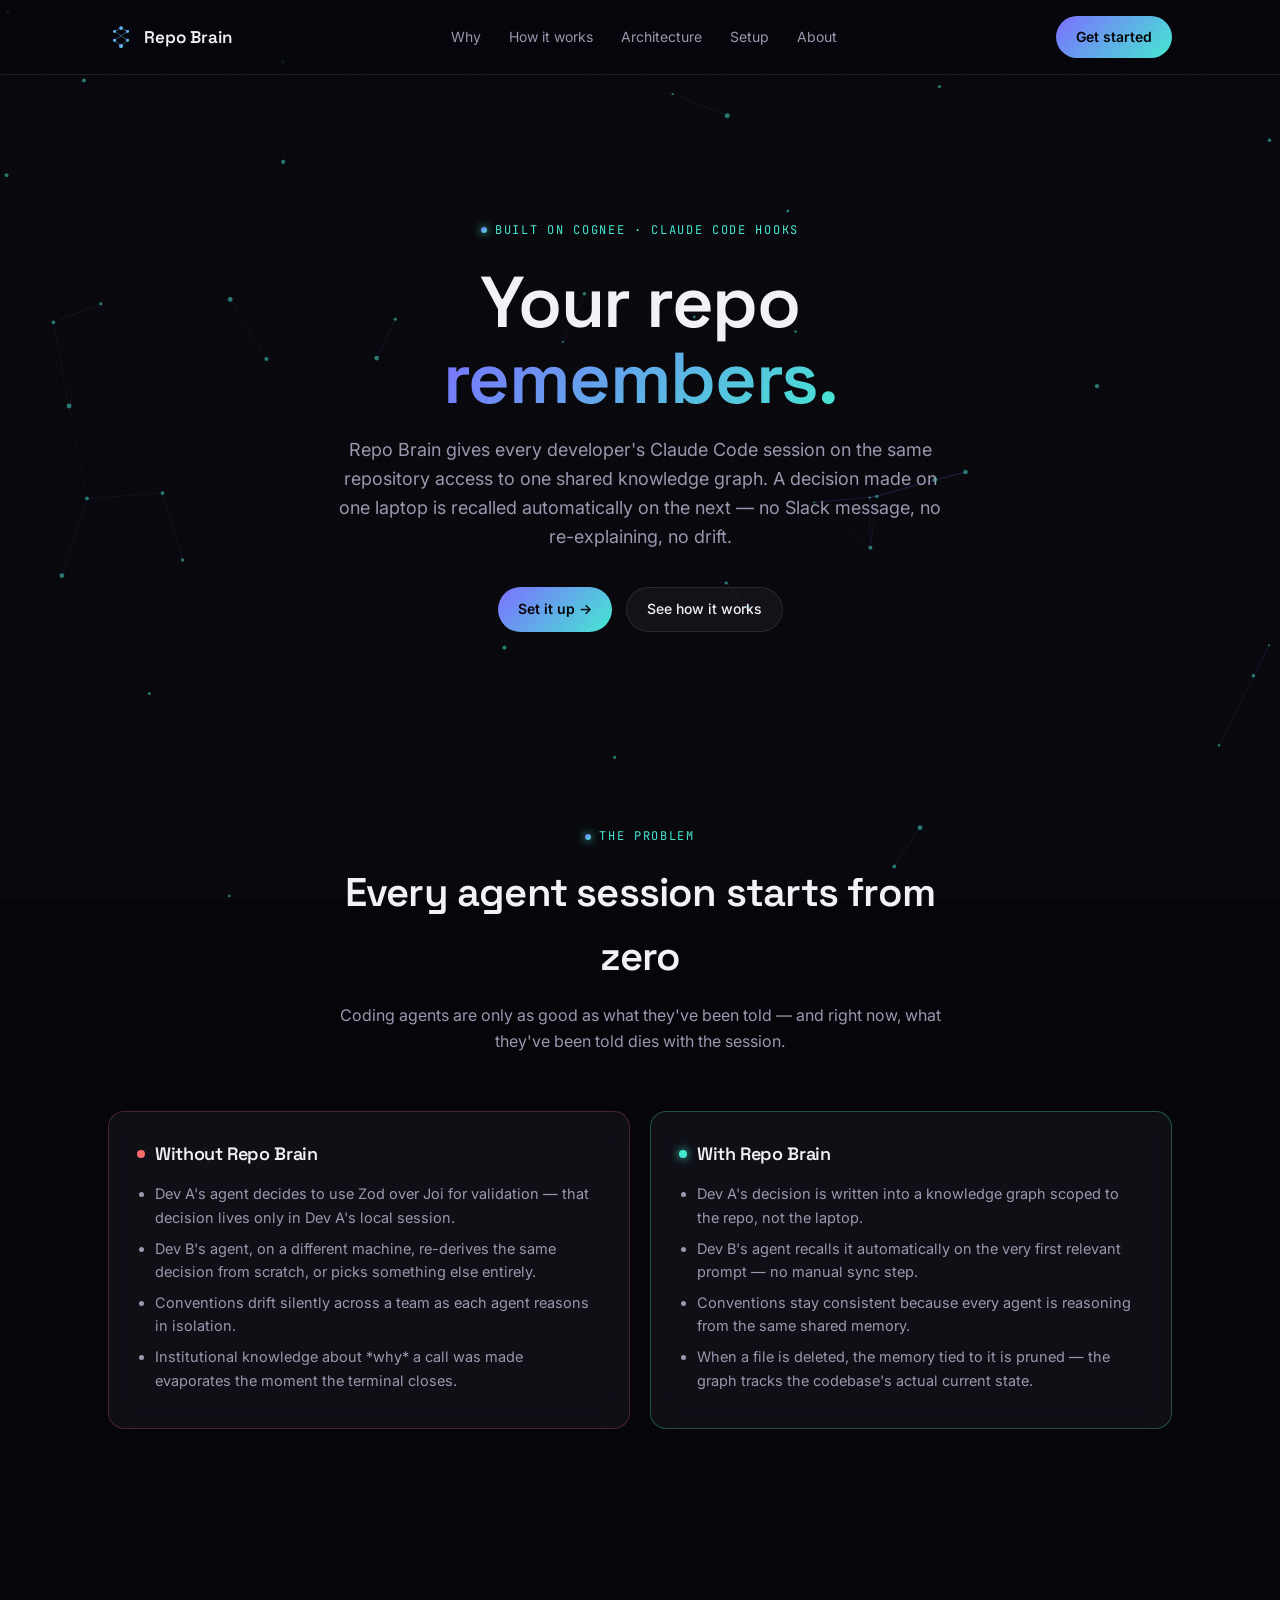
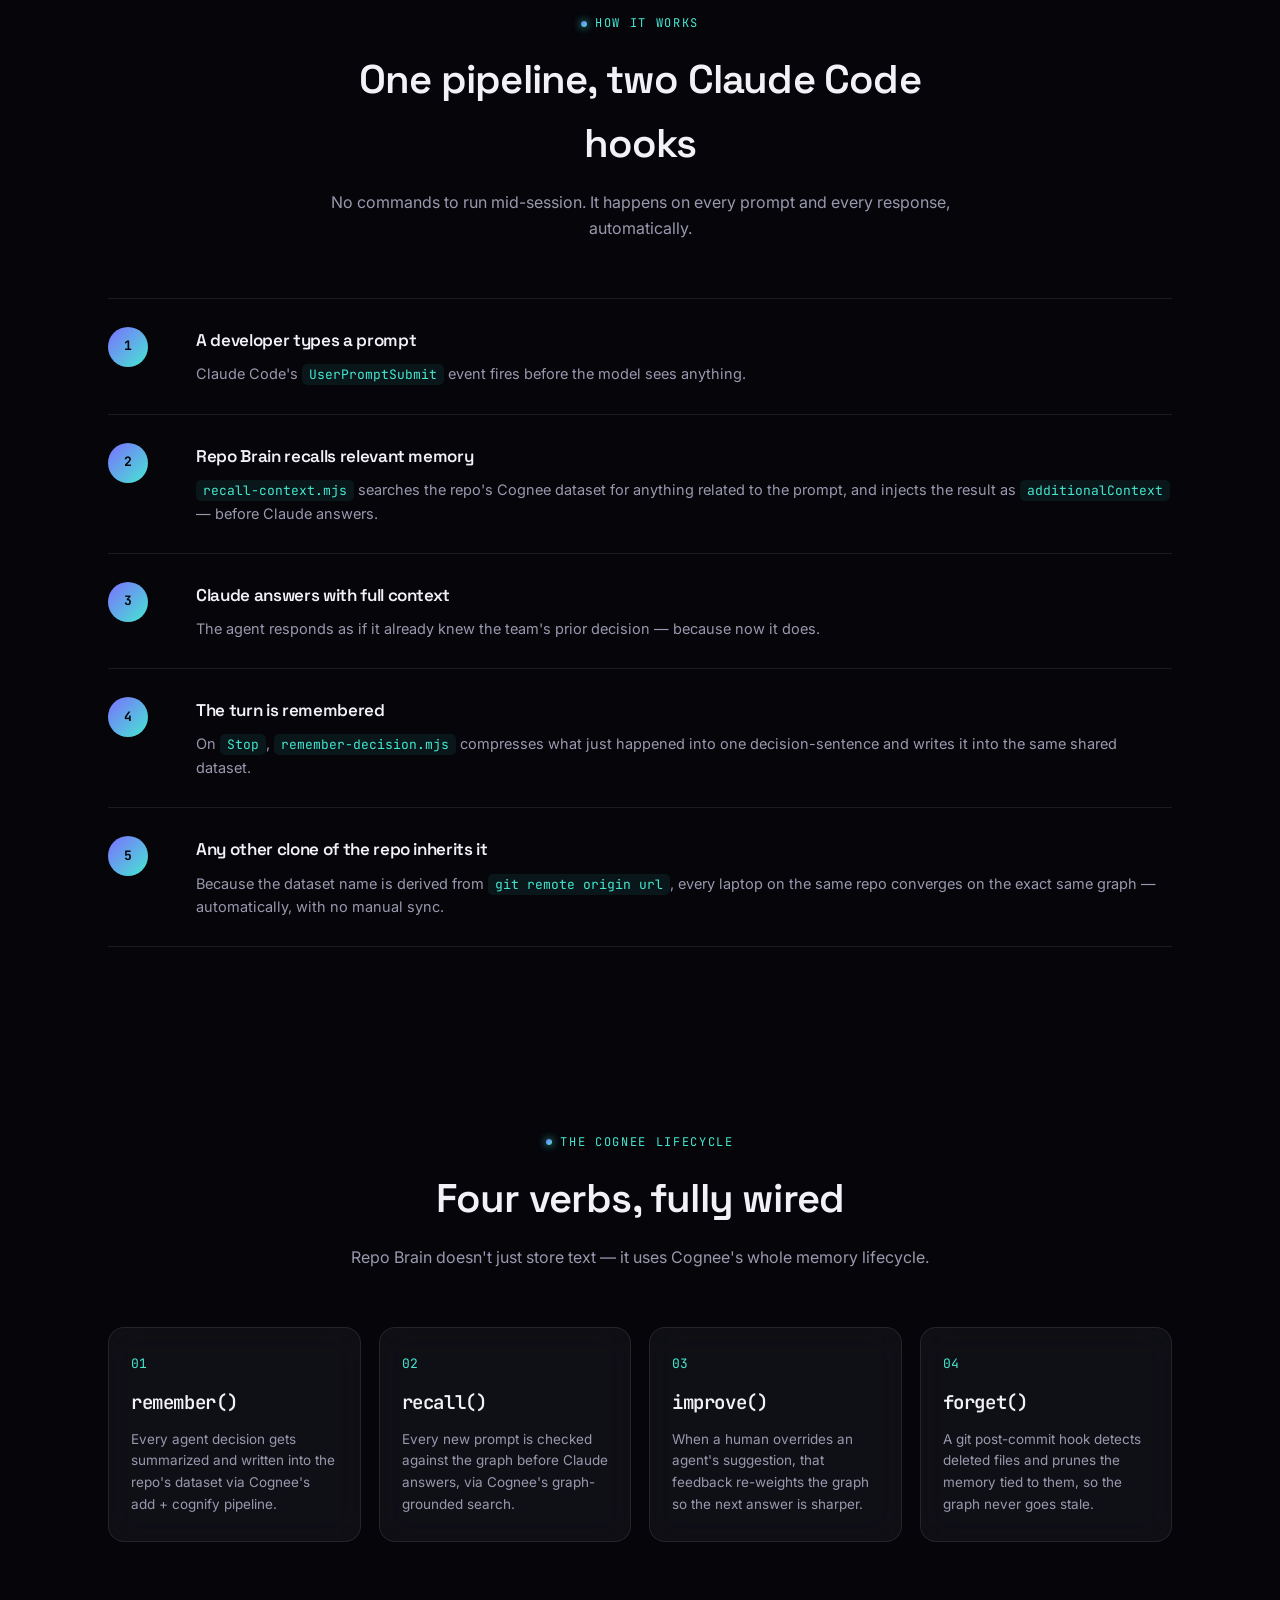
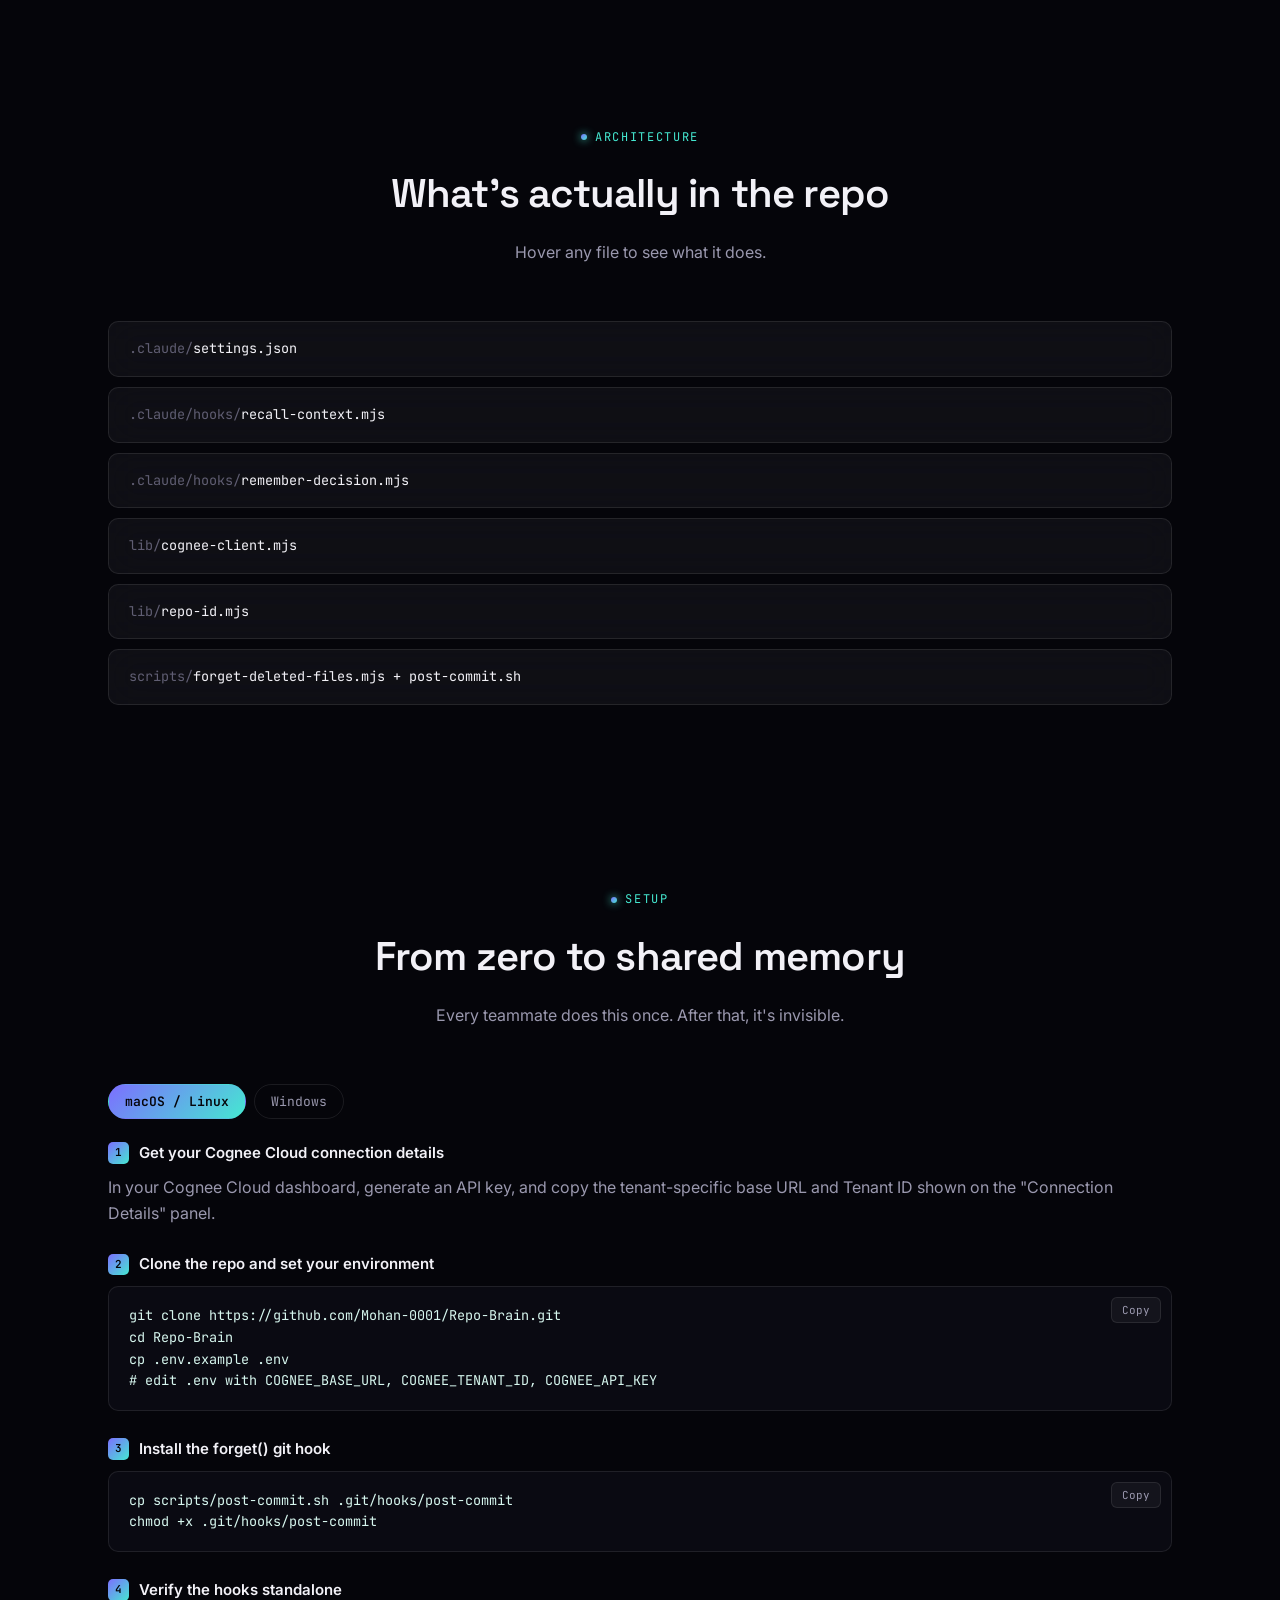
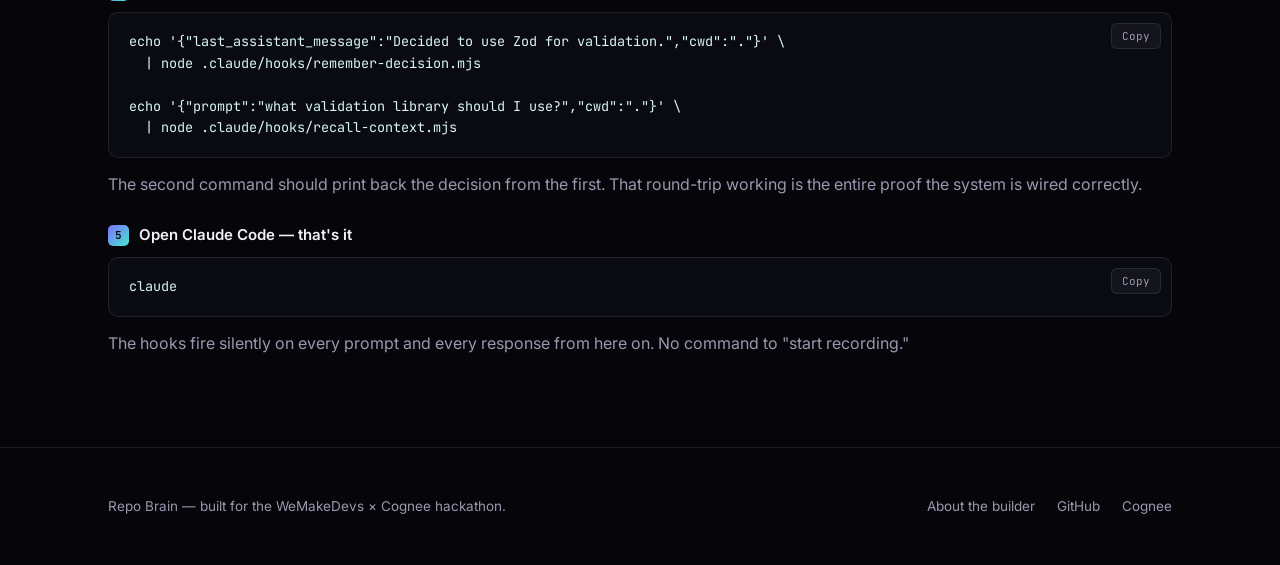
<file: index.html>
<!DOCTYPE html>
<html lang="en">
<head>
<meta charset="UTF-8" />
<meta name="viewport" content="width=device-width, initial-scale=1.0" />
<title>Repo Brain — shared memory for coding agents</title>
<meta name="description" content="Repo Brain gives every developer's Claude Code session on the same repo access to one shared Cognee-backed knowledge graph — no more re-explaining decisions your teammate's agent already made." />
<link rel="icon" type="image/svg+xml" href="assets/logo.svg" />
<link rel="preconnect" href="https://fonts.googleapis.com" />
<link rel="preconnect" href="https://fonts.gstatic.com" crossorigin />
<link href="https://fonts.googleapis.com/css2?family=Space+Grotesk:wght@500;600;700&family=Inter:wght@400;500;600&family=JetBrains+Mono:wght@400;500;600&display=swap" rel="stylesheet" />
<link rel="stylesheet" href="assets/style.css" />
</head>
<body>

<canvas id="graph-bg"></canvas>

<nav class="nav">
  <div class="nav-inner">
    <a href="index.html" class="brand">
      <img src="assets/logo.svg" alt="" />
      Repo Brain
    </a>
    <div class="nav-links">
      <a href="#problem">Why</a>
      <a href="#how-it-works">How it works</a>
      <a href="#architecture">Architecture</a>
      <a href="#setup">Setup</a>
      <a href="about.html">About</a>
    </div>
    <a href="#setup" class="btn btn-primary">Get started</a>
  </div>
</nav>

<!-- ============ HERO ============ -->
<header class="hero">
  <div class="container">
    <span class="eyebrow">Built on Cognee · Claude Code hooks</span>
    <h1>Your repo<br /><span class="grad-text">remembers.</span></h1>
    <p class="lead">
      Repo Brain gives every developer's Claude Code session on the same
      repository access to one shared knowledge graph. A decision made on
      one laptop is recalled automatically on the next — no Slack message,
      no re-explaining, no drift.
    </p>
    <div class="hero-ctas">
      <a href="#setup" class="btn btn-primary">Set it up →</a>
      <a href="#how-it-works" class="btn btn-ghost">See how it works</a>
    </div>
  </div>
</header>

<!-- ============ PROBLEM ============ -->
<section id="problem">
  <div class="container">
    <div class="section-head reveal">
      <span class="eyebrow">The problem</span>
      <h2>Every agent session starts from zero</h2>
      <p>Coding agents are only as good as what they've been told — and right now, what they've been told dies with the session.</p>
    </div>

    <div class="compare">
      <div class="glass compare-card bad reveal">
        <h3><span class="dot"></span>Without Repo Brain</h3>
        <ul>
          <li>Dev A's agent decides to use Zod over Joi for validation — that decision lives only in Dev A's local session.</li>
          <li>Dev B's agent, on a different machine, re-derives the same decision from scratch, or picks something else entirely.</li>
          <li>Conventions drift silently across a team as each agent reasons in isolation.</li>
          <li>Institutional knowledge about *why* a call was made evaporates the moment the terminal closes.</li>
        </ul>
      </div>
      <div class="glass compare-card good reveal">
        <h3><span class="dot"></span>With Repo Brain</h3>
        <ul>
          <li>Dev A's decision is written into a knowledge graph scoped to the repo, not the laptop.</li>
          <li>Dev B's agent recalls it automatically on the very first relevant prompt — no manual sync step.</li>
          <li>Conventions stay consistent because every agent is reasoning from the same shared memory.</li>
          <li>When a file is deleted, the memory tied to it is pruned — the graph tracks the codebase's actual current state.</li>
        </ul>
      </div>
    </div>
  </div>
</section>

<!-- ============ HOW IT WORKS ============ -->
<section id="how-it-works">
  <div class="container">
    <div class="section-head reveal">
      <span class="eyebrow">How it works</span>
      <h2>One pipeline, two Claude Code hooks</h2>
      <p>No commands to run mid-session. It happens on every prompt and every response, automatically.</p>
    </div>

    <div class="pipeline">
      <div class="pipe-step reveal">
        <div class="pipe-num">1</div>
        <div>
          <h4>A developer types a prompt</h4>
          <p>Claude Code's <code>UserPromptSubmit</code> event fires before the model sees anything.</p>
        </div>
      </div>
      <div class="pipe-step reveal">
        <div class="pipe-num">2</div>
        <div>
          <h4>Repo Brain recalls relevant memory</h4>
          <p><code>recall-context.mjs</code> searches the repo's Cognee dataset for anything related to the prompt, and injects the result as <code>additionalContext</code> — before Claude answers.</p>
        </div>
      </div>
      <div class="pipe-step reveal">
        <div class="pipe-num">3</div>
        <div>
          <h4>Claude answers with full context</h4>
          <p>The agent responds as if it already knew the team's prior decision — because now it does.</p>
        </div>
      </div>
      <div class="pipe-step reveal">
        <div class="pipe-num">4</div>
        <div>
          <h4>The turn is remembered</h4>
          <p>On <code>Stop</code>, <code>remember-decision.mjs</code> compresses what just happened into one decision-sentence and writes it into the same shared dataset.</p>
        </div>
      </div>
      <div class="pipe-step reveal">
        <div class="pipe-num">5</div>
        <div>
          <h4>Any other clone of the repo inherits it</h4>
          <p>Because the dataset name is derived from <code>git remote origin url</code>, every laptop on the same repo converges on the exact same graph — automatically, with no manual sync.</p>
        </div>
      </div>
    </div>
  </div>
</section>

<!-- ============ LIFECYCLE VERBS ============ -->
<section id="lifecycle">
  <div class="container">
    <div class="section-head reveal">
      <span class="eyebrow">The Cognee lifecycle</span>
      <h2>Four verbs, fully wired</h2>
      <p>Repo Brain doesn't just store text — it uses Cognee's whole memory lifecycle.</p>
    </div>
    <div class="verb-grid">
      <div class="glass verb-card reveal">
        <span class="glyph">01</span>
        <h4>remember()</h4>
        <p>Every agent decision gets summarized and written into the repo's dataset via Cognee's add + cognify pipeline.</p>
      </div>
      <div class="glass verb-card reveal">
        <span class="glyph">02</span>
        <h4>recall()</h4>
        <p>Every new prompt is checked against the graph before Claude answers, via Cognee's graph-grounded search.</p>
      </div>
      <div class="glass verb-card reveal">
        <span class="glyph">03</span>
        <h4>improve()</h4>
        <p>When a human overrides an agent's suggestion, that feedback re-weights the graph so the next answer is sharper.</p>
      </div>
      <div class="glass verb-card reveal">
        <span class="glyph">04</span>
        <h4>forget()</h4>
        <p>A git post-commit hook detects deleted files and prunes the memory tied to them, so the graph never goes stale.</p>
      </div>
    </div>
  </div>
</section>

<!-- ============ ARCHITECTURE ============ -->
<section id="architecture">
  <div class="container">
    <div class="section-head reveal">
      <span class="eyebrow">Architecture</span>
      <h2>What's actually in the repo</h2>
      <p>Hover any file to see what it does.</p>
    </div>

    <div class="filetree reveal">
      <div class="glass file-row" tabindex="0">
        <div class="path"><span class="dim">.claude/</span>settings.json</div>
        <div class="desc">Wires the two hooks into Claude Code's <span class="mono">UserPromptSubmit</span> and <span class="mono">Stop</span> lifecycle events. Claude Code picks this up automatically — nothing to run.</div>
      </div>
      <div class="glass file-row" tabindex="0">
        <div class="path"><span class="dim">.claude/hooks/</span>recall-context.mjs</div>
        <div class="desc">Fires before Claude answers. Searches the shared dataset and injects results as context. Fails open — a broken API call never blocks a prompt.</div>
      </div>
      <div class="glass file-row" tabindex="0">
        <div class="path"><span class="dim">.claude/hooks/</span>remember-decision.mjs</div>
        <div class="desc">Fires after Claude finishes responding. Compresses the turn into one decision-sentence and writes it into the shared dataset.</div>
      </div>
      <div class="glass file-row" tabindex="0">
        <div class="path"><span class="dim">lib/</span>cognee-client.mjs</div>
        <div class="desc">The wrapper around Cognee's REST API — remember, recall, improve, and forget, all in one place.</div>
      </div>
      <div class="glass file-row" tabindex="0">
        <div class="path"><span class="dim">lib/</span>repo-id.mjs</div>
        <div class="desc">Hashes <span class="mono">git remote origin url</span> into a single dataset name. This is the entire trick behind cross-laptop sharing.</div>
      </div>
      <div class="glass file-row" tabindex="0">
        <div class="path"><span class="dim">scripts/</span>forget-deleted-files.mjs + post-commit.sh</div>
        <div class="desc">A git hook that detects deleted files after every commit and prunes their memory from the graph.</div>
      </div>
    </div>
  </div>
</section>

<!-- ============ SETUP ============ -->
<section id="setup">
  <div class="container">
    <div class="section-head reveal">
      <span class="eyebrow">Setup</span>
      <h2>From zero to shared memory</h2>
      <p>Every teammate does this once. After that, it's invisible.</p>
    </div>

    <div class="reveal">
      <div class="tabs" data-group="os">
        <button class="tab-btn active" data-group="os" data-tab="mac">macOS / Linux</button>
        <button class="tab-btn" data-group="os" data-tab="win">Windows</button>
      </div>

      <!-- ---------- MAC / LINUX ---------- -->
      <div class="tab-panel active" data-group="os" data-tab="mac">

        <div class="setup-step-title"><span class="step-badge">1</span>Get your Cognee Cloud connection details</div>
        <p style="margin-bottom:14px;">In your Cognee Cloud dashboard, generate an API key, and copy the tenant-specific base URL and Tenant ID shown on the "Connection Details" panel.</p>

        <div class="setup-step-title"><span class="step-badge">2</span>Clone the repo and set your environment</div>
        <div class="codeblock">
          <button class="copy-btn">Copy</button>
          <pre>git clone https://github.com/Mohan-0001/Repo-Brain.git
cd Repo-Brain
cp .env.example .env
# edit .env with COGNEE_BASE_URL, COGNEE_TENANT_ID, COGNEE_API_KEY</pre>
        </div>

        <div class="setup-step-title"><span class="step-badge">3</span>Install the forget() git hook</div>
        <div class="codeblock">
          <button class="copy-btn">Copy</button>
          <pre>cp scripts/post-commit.sh .git/hooks/post-commit
chmod +x .git/hooks/post-commit</pre>
        </div>

        <div class="setup-step-title"><span class="step-badge">4</span>Verify the hooks standalone</div>
        <div class="codeblock">
          <button class="copy-btn">Copy</button>
          <pre>echo '{"last_assistant_message":"Decided to use Zod for validation.","cwd":"."}' \
  | node .claude/hooks/remember-decision.mjs

echo '{"prompt":"what validation library should I use?","cwd":"."}' \
  | node .claude/hooks/recall-context.mjs</pre>
        </div>
        <p style="margin-bottom:14px;">The second command should print back the decision from the first. That round-trip working is the entire proof the system is wired correctly.</p>

        <div class="setup-step-title"><span class="step-badge">5</span>Open Claude Code — that's it</div>
        <div class="codeblock">
          <button class="copy-btn">Copy</button>
          <pre>claude</pre>
        </div>
        <p>The hooks fire silently on every prompt and every response from here on. No command to "start recording."</p>
      </div>

      <!-- ---------- WINDOWS ---------- -->
      <div class="tab-panel" data-group="os" data-tab="win">

        <div class="setup-step-title"><span class="step-badge">1</span>Get your Cognee Cloud connection details</div>
        <p style="margin-bottom:14px;">In your Cognee Cloud dashboard, generate an API key, and copy the tenant-specific base URL and Tenant ID shown on the "Connection Details" panel.</p>

        <div class="setup-step-title"><span class="step-badge">2</span>Clone the repo and set your environment</div>
        <div class="codeblock">
          <button class="copy-btn">Copy</button>
          <pre>git clone https://github.com/Mohan-0001/Repo-Brain.git
cd Repo-Brain
copy .env.example .env
notepad .env
:: fill in COGNEE_BASE_URL, COGNEE_TENANT_ID, COGNEE_API_KEY</pre>
        </div>

        <div class="setup-step-title"><span class="step-badge">3</span>Install the forget() git hook</div>
        <div class="codeblock">
          <button class="copy-btn">Copy</button>
          <pre>copy scripts\post-commit.sh .git\hooks\post-commit</pre>
        </div>
        <p style="margin-bottom:14px;">No chmod needed — Git for Windows handles hook execution itself.</p>

        <div class="setup-step-title"><span class="step-badge">4</span>Verify the hooks standalone</div>
        <p style="margin-bottom:10px;">CMD mangles quotes in <span class="mono">echo</span>, so write the test JSON to files first.</p>
        <div class="codeblock">
          <button class="copy-btn">Copy</button>
          <pre>type test-remember.json | node .claude\hooks\remember-decision.mjs
type test-recall.json | node .claude\hooks\recall-context.mjs</pre>
        </div>
        <p style="margin-bottom:14px;">The second command should print back the decision from the first.</p>

        <div class="setup-step-title"><span class="step-badge">5</span>Open Claude Code — that's it</div>
        <div class="codeblock">
          <button class="copy-btn">Copy</button>
          <pre>claude</pre>
        </div>
        <p>The hooks fire silently on every prompt and every response from here on.</p>
      </div>
    </div>
  </div>
</section>

<footer>
  <div class="container footer-inner">
    <p>Repo Brain — built for the WeMakeDevs × Cognee hackathon.</p>
    <div class="footer-links">
      <a href="about.html">About the builder</a>
      <a href="https://github.com/Mohan-0001/-1-REPO-BRAIN" target="_blank" rel="noopener">GitHub</a>
      <a href="https://www.cognee.ai" target="_blank" rel="noopener">Cognee</a>
    </div>
  </div>
</footer>

<script src="assets/script.js"></script>
</body>
</html>
</file>
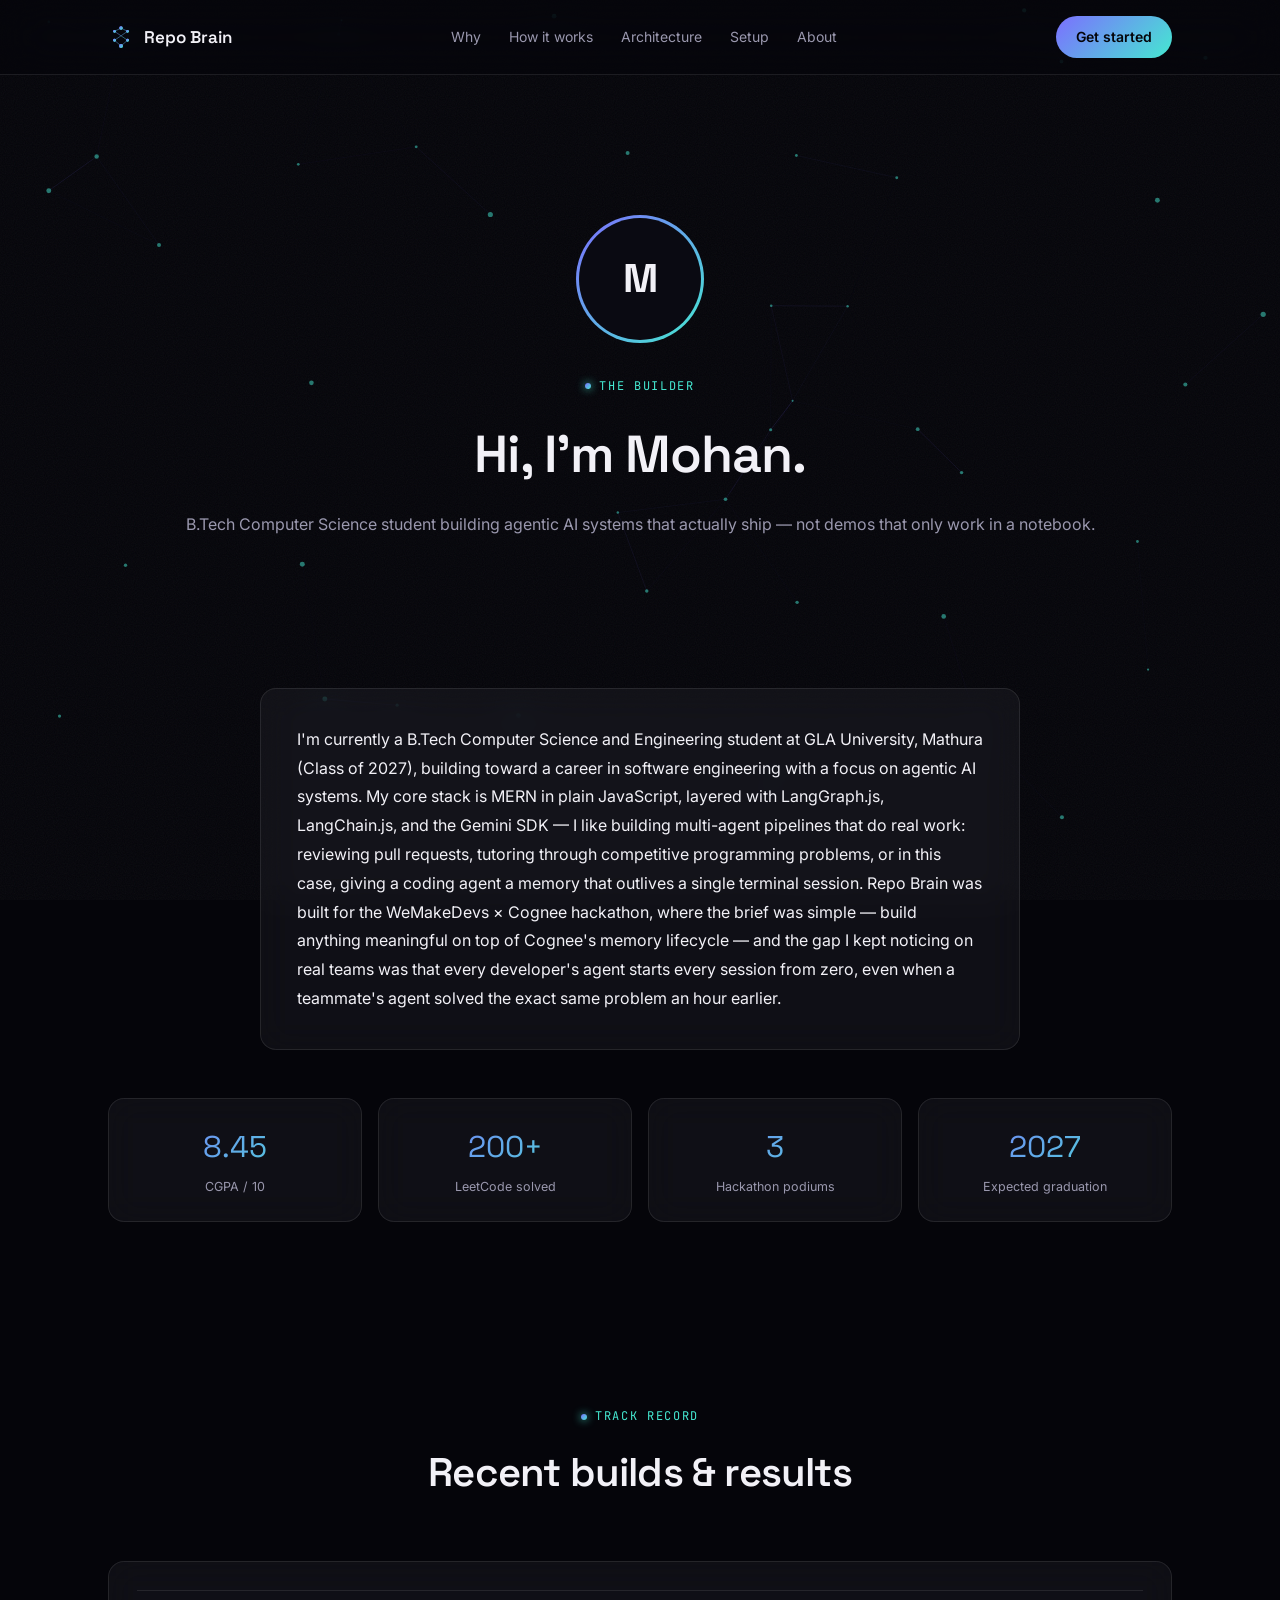
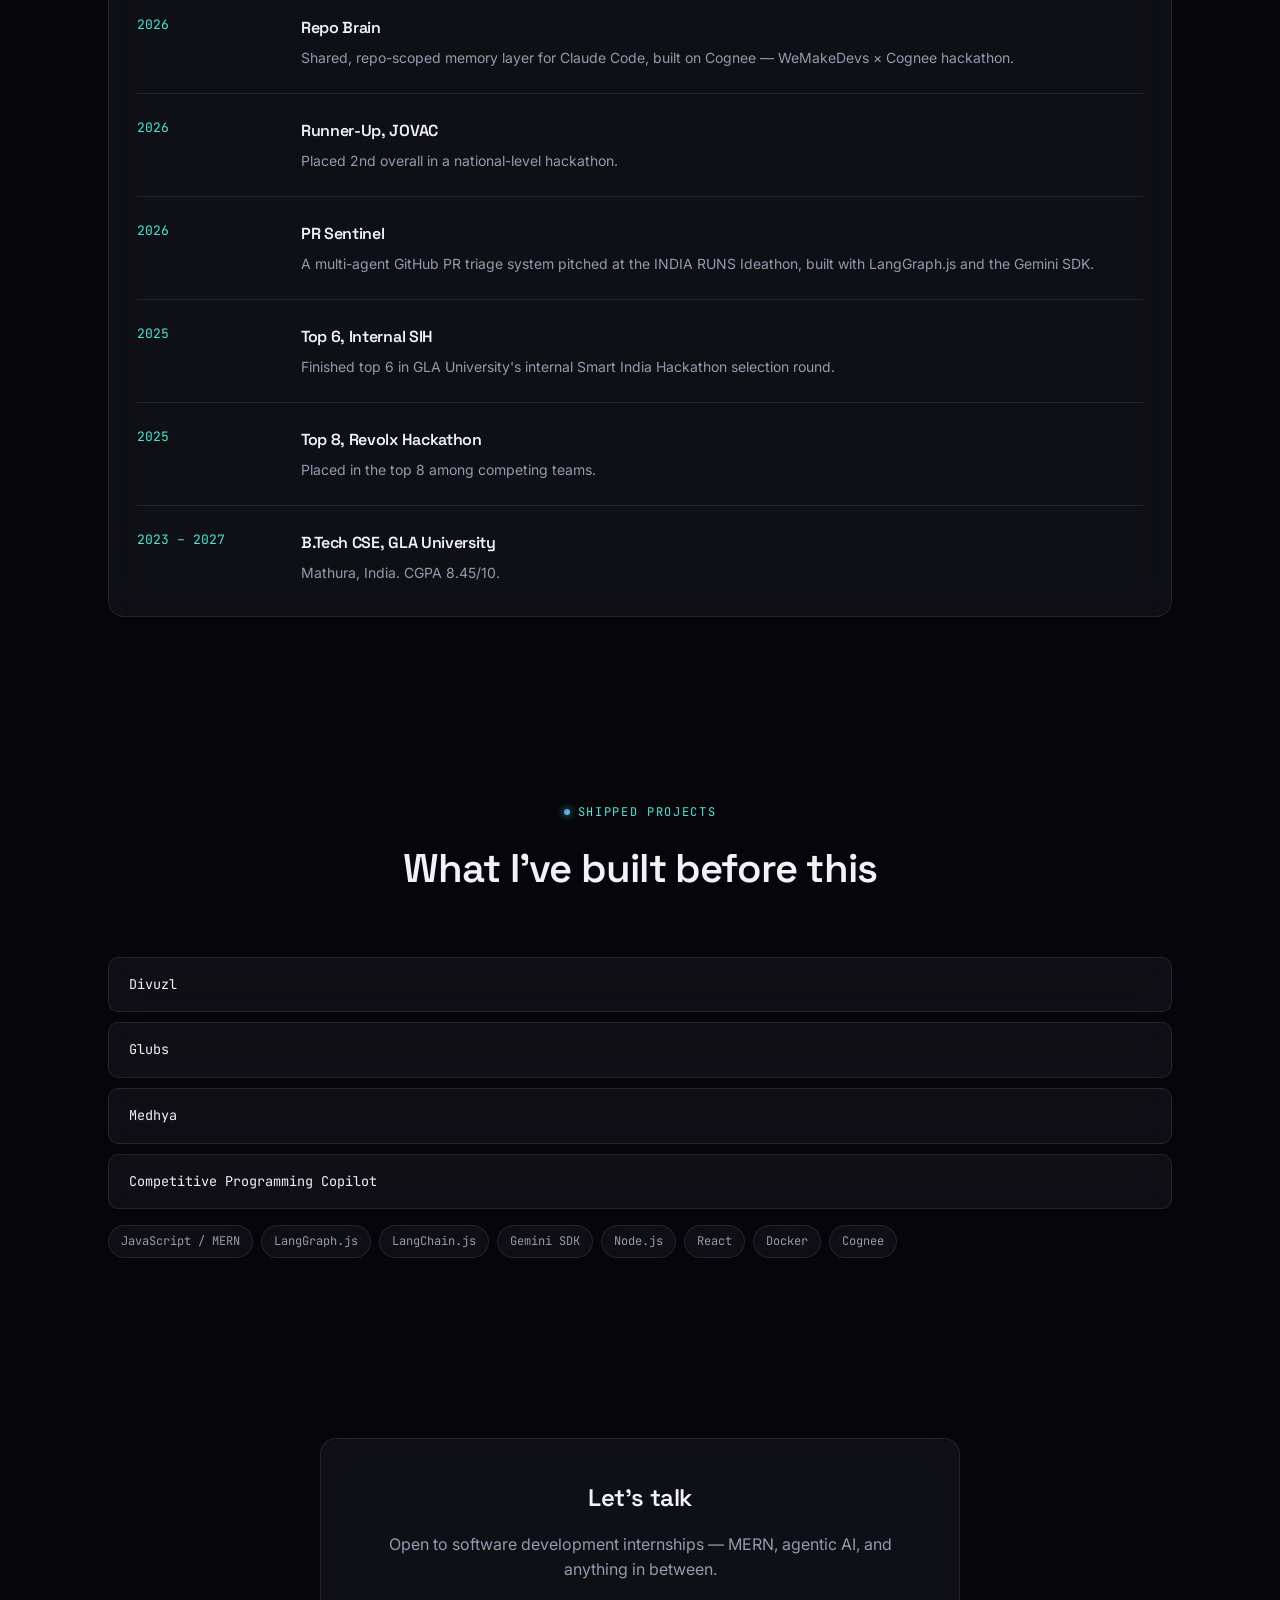
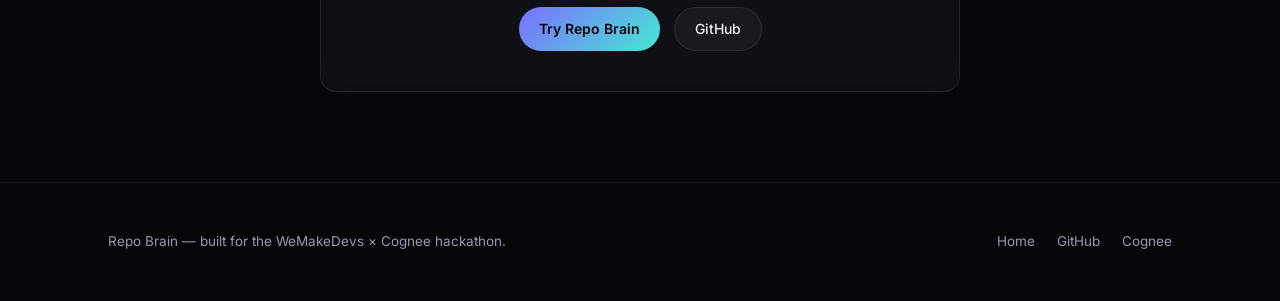
<file: about.html>
<!DOCTYPE html>
<html lang="en">
<head>
<meta charset="UTF-8" />
<meta name="viewport" content="width=device-width, initial-scale=1.0" />
<title>About — Repo Brain</title>
<meta name="description" content="Built by Mohan — B.Tech CSE student, MERN + agentic AI developer, for the WeMakeDevs x Cognee hackathon." />
<link rel="icon" type="image/svg+xml" href="assets/logo.svg" />
<link rel="preconnect" href="https://fonts.googleapis.com" />
<link rel="preconnect" href="https://fonts.gstatic.com" crossorigin />
<link href="https://fonts.googleapis.com/css2?family=Space+Grotesk:wght@500;600;700&family=Inter:wght@400;500;600&family=JetBrains+Mono:wght@400;500;600&display=swap" rel="stylesheet" />
<link rel="stylesheet" href="assets/style.css" />
</head>
<body>

<canvas id="graph-bg"></canvas>

<nav class="nav">
  <div class="nav-inner">
    <a href="index.html" class="brand">
      <img src="assets/logo.svg" alt="" />
      Repo Brain
    </a>
    <div class="nav-links">
      <a href="index.html#problem">Why</a>
      <a href="index.html#how-it-works">How it works</a>
      <a href="index.html#architecture">Architecture</a>
      <a href="index.html#setup">Setup</a>
      <a href="about.html">About</a>
    </div>
    <a href="index.html#setup" class="btn btn-primary">Get started</a>
  </div>
</nav>

<header class="about-hero">
  <div class="container">
    <div class="avatar-ring reveal">
      <div class="avatar-inner">M</div>
    </div>
    <span class="eyebrow">The builder</span>
    <h1 style="margin-top:16px; font-size:clamp(32px,5vw,52px);">Hi, I'm Mohan.</h1>
    <p class="lead" style="margin-top:16px;">
      B.Tech Computer Science student building agentic AI systems that
      actually ship — not demos that only work in a notebook.
    </p>
  </div>
</header>

<section>
  <div class="container">
    <div class="glass reveal" style="padding:36px; max-width:760px; margin:0 auto;">
      <p style="color:var(--text-primary); font-size:16px; line-height:1.8;">
        I'm currently a B.Tech Computer Science and Engineering student at
        GLA University, Mathura (Class of 2027), building toward a career
        in software engineering with a focus on agentic AI systems. My
        core stack is MERN in plain JavaScript, layered with LangGraph.js,
        LangChain.js, and the Gemini SDK — I like building multi-agent
        pipelines that do real work: reviewing pull requests, tutoring
        through competitive programming problems, or in this case, giving
        a coding agent a memory that outlives a single terminal session.
        Repo Brain was built for the WeMakeDevs × Cognee hackathon, where
        the brief was simple — build anything meaningful on top of
        Cognee's memory lifecycle — and the gap I kept noticing on real
        teams was that every developer's agent starts every session from
        zero, even when a teammate's agent solved the exact same problem
        an hour earlier.
      </p>
    </div>

    <div class="stat-row reveal">
      <div class="glass stat-card">
        <div class="num">8.45</div>
        <div class="label">CGPA / 10</div>
      </div>
      <div class="glass stat-card">
        <div class="num">200+</div>
        <div class="label">LeetCode solved</div>
      </div>
      <div class="glass stat-card">
        <div class="num">3</div>
        <div class="label">Hackathon podiums</div>
      </div>
      <div class="glass stat-card">
        <div class="num">2027</div>
        <div class="label">Expected graduation</div>
      </div>
    </div>
  </div>
</section>

<section>
  <div class="container">
    <div class="section-head reveal">
      <span class="eyebrow">Track record</span>
      <h2>Recent builds &amp; results</h2>
    </div>

    <div class="glass reveal" style="padding: 8px 28px;">
      <div class="timeline">
        <div class="timeline-item">
          <div class="when">2026</div>
          <div>
            <h4>Repo Brain</h4>
            <p>Shared, repo-scoped memory layer for Claude Code, built on Cognee — WeMakeDevs × Cognee hackathon.</p>
          </div>
        </div>
        <div class="timeline-item">
          <div class="when">2026</div>
          <div>
            <h4>Runner-Up, JOVAC</h4>
            <p>Placed 2nd overall in a national-level hackathon.</p>
          </div>
        </div>
        <div class="timeline-item">
          <div class="when">2026</div>
          <div>
            <h4>PR Sentinel</h4>
            <p>A multi-agent GitHub PR triage system pitched at the INDIA RUNS Ideathon, built with LangGraph.js and the Gemini SDK.</p>
          </div>
        </div>
        <div class="timeline-item">
          <div class="when">2025</div>
          <div>
            <h4>Top 6, Internal SIH</h4>
            <p>Finished top 6 in GLA University's internal Smart India Hackathon selection round.</p>
          </div>
        </div>
        <div class="timeline-item">
          <div class="when">2025</div>
          <div>
            <h4>Top 8, Revolx Hackathon</h4>
            <p>Placed in the top 8 among competing teams.</p>
          </div>
        </div>
        <div class="timeline-item">
          <div class="when">2023 – 2027</div>
          <div>
            <h4>B.Tech CSE, GLA University</h4>
            <p>Mathura, India. CGPA 8.45/10.</p>
          </div>
        </div>
      </div>
    </div>
  </div>
</section>

<section>
  <div class="container">
    <div class="section-head reveal">
      <span class="eyebrow">Shipped projects</span>
      <h2>What I've built before this</h2>
    </div>
    <div class="filetree reveal">
      <div class="glass file-row" tabindex="0">
        <div class="path">Divuzl</div>
        <div class="desc">A freelance marketplace with role-based access control, Razorpay and Stripe payments, and OAuth login.</div>
      </div>
      <div class="glass file-row" tabindex="0">
        <div class="path">Glubs</div>
        <div class="desc">A deployed social and event platform with CI/CD pipelines and QR-code event entry.</div>
      </div>
      <div class="glass file-row" tabindex="0">
        <div class="path">Medhya</div>
        <div class="desc">An AI tele-health app combining WebRTC video calls with LLM-powered features.</div>
      </div>
      <div class="glass file-row" tabindex="0">
        <div class="path">Competitive Programming Copilot</div>
        <div class="desc">A four-agent LangGraph.js pipeline (vision → intuition → observer → code) running in an Electron.js desktop app to help solve competitive programming problems from a screenshot.</div>
      </div>
    </div>

    <div class="tag-row reveal">
      <span class="tag glass">JavaScript / MERN</span>
      <span class="tag glass">LangGraph.js</span>
      <span class="tag glass">LangChain.js</span>
      <span class="tag glass">Gemini SDK</span>
      <span class="tag glass">Node.js</span>
      <span class="tag glass">React</span>
      <span class="tag glass">Docker</span>
      <span class="tag glass">Cognee</span>
    </div>
  </div>
</section>

<section>
  <div class="container">
    <div class="glass reveal" style="padding: 40px; text-align:center; max-width:640px; margin:0 auto;">
      <h2 style="font-size:24px; margin-bottom:14px;">Let's talk</h2>
      <p style="margin-bottom:24px;">Open to software development internships — MERN, agentic AI, and anything in between.</p>
      <div class="hero-ctas" style="margin-top:0;">
        <a href="index.html#setup" class="btn btn-primary">Try Repo Brain</a>
        <a href="https://github.com/Mohan-0001/-1-REPO-BRAIN" target="_blank" rel="noopener" class="btn btn-ghost">GitHub</a>
      </div>
    </div>
  </div>
</section>

<footer>
  <div class="container footer-inner">
    <p>Repo Brain — built for the WeMakeDevs × Cognee hackathon.</p>
    <div class="footer-links">
      <a href="index.html">Home</a>
      <a href="https://github.com/Mohan-0001/-1-REPO-BRAIN" target="_blank" rel="noopener">GitHub</a>
      <a href="https://www.cognee.ai" target="_blank" rel="noopener">Cognee</a>
    </div>
  </div>
</footer>

<script src="assets/script.js"></script>
</body>
</html>
</file>
<file: assets/style.css>
/* ============================================================
   REPO BRAIN — design tokens
   ============================================================ */
:root {
  /* color */
  --void: #05050a;
  --void-2: #0a0a12;
  --panel: rgba(255, 255, 255, 0.045);
  --panel-strong: rgba(255, 255, 255, 0.08);
  --border-glass: rgba(255, 255, 255, 0.09);
  --border-glass-hover: rgba(255, 255, 255, 0.18);
  --text-primary: #f2f1f7;
  --text-muted: #9a98ae;
  --text-faint: #605e73;
  --indigo: #7c6fff;
  --cyan: #45e8d1;
  --grad: linear-gradient(135deg, var(--indigo), var(--cyan));
  --danger: #ff6b6b;

  /* type */
  --font-display: 'Space Grotesk', sans-serif;
  --font-body: 'Inter', sans-serif;
  --font-mono: 'JetBrains Mono', monospace;

  /* layout */
  --max-w: 1120px;
  --radius: 16px;
  --radius-sm: 10px;
}

* { box-sizing: border-box; }
html { scroll-behavior: smooth; }

@media (prefers-reduced-motion: reduce) {
  html { scroll-behavior: auto; }
  *, *::before, *::after {
    animation-duration: 0.001ms !important;
    animation-iteration-count: 1 !important;
    transition-duration: 0.001ms !important;
    scroll-behavior: auto !important;
  }
}

body {
  margin: 0;
  background: var(--void);
  color: var(--text-primary);
  font-family: var(--font-body);
  font-size: 16px;
  line-height: 1.6;
  -webkit-font-smoothing: antialiased;
  overflow-x: hidden;
}

/* subtle film-grain texture over the void so black doesn't look flat/plastic */
body::before {
  content: '';
  position: fixed;
  inset: 0;
  z-index: 0;
  pointer-events: none;
  opacity: 0.05;
  background-image: url("data:image/svg+xml,%3Csvg xmlns='http://www.w3.org/2000/svg' width='120' height='120'%3E%3Cfilter id='n'%3E%3CfeTurbulence type='fractalNoise' baseFrequency='0.9' numOctaves='2' stitchTiles='stitch'/%3E%3C/filter%3E%3Crect width='100%25' height='100%25' filter='url(%23n)'/%3E%3C/svg%3E");
}

#graph-bg {
  position: fixed;
  inset: 0;
  z-index: 0;
  width: 100%;
  height: 100%;
  display: block;
}

a { color: inherit; text-decoration: none; }

::selection { background: var(--indigo); color: white; }

h1, h2, h3, h4 {
  font-family: var(--font-display);
  font-weight: 600;
  letter-spacing: -0.02em;
  margin: 0;
}

p { color: var(--text-muted); margin: 0; }

.mono { font-family: var(--font-mono); }

.container {
  max-width: var(--max-w);
  margin: 0 auto;
  padding: 0 28px;
  position: relative;
  z-index: 1;
}

.eyebrow {
  font-family: var(--font-mono);
  font-size: 12px;
  letter-spacing: 0.14em;
  text-transform: uppercase;
  color: var(--cyan);
  display: inline-flex;
  align-items: center;
  gap: 8px;
}
.eyebrow::before {
  content: '';
  width: 6px;
  height: 6px;
  border-radius: 50%;
  background: var(--grad);
  box-shadow: 0 0 8px var(--cyan);
}

/* ---------- nav ---------- */
.nav {
  position: sticky;
  top: 0;
  z-index: 50;
  backdrop-filter: blur(20px) saturate(140%);
  -webkit-backdrop-filter: blur(20px) saturate(140%);
  background: rgba(5, 5, 10, 0.55);
  border-bottom: 1px solid var(--border-glass);
}
.nav-inner {
  max-width: var(--max-w);
  margin: 0 auto;
  padding: 16px 28px;
  display: flex;
  align-items: center;
  justify-content: space-between;
}
.brand {
  display: flex;
  align-items: center;
  gap: 10px;
  font-family: var(--font-display);
  font-weight: 600;
  font-size: 17px;
}
.brand img { width: 26px; height: 26px; }
.nav-links {
  display: flex;
  align-items: center;
  gap: 28px;
  font-size: 14px;
  color: var(--text-muted);
}
.nav-links a { position: relative; padding: 4px 0; transition: color 0.2s; }
.nav-links a:hover { color: var(--text-primary); }
.nav-links a::after {
  content: '';
  position: absolute;
  left: 0; bottom: 0;
  width: 0; height: 1px;
  background: var(--grad);
  transition: width 0.25s ease;
}
.nav-links a:hover::after { width: 100%; }

.btn {
  display: inline-flex;
  align-items: center;
  gap: 8px;
  padding: 10px 20px;
  border-radius: 999px;
  font-size: 14px;
  font-weight: 500;
  cursor: pointer;
  border: 1px solid var(--border-glass);
  transition: all 0.25s ease;
  white-space: nowrap;
}
.btn-primary {
  background: var(--grad);
  color: #05050a;
  border: none;
  font-weight: 600;
}
.btn-primary:hover { filter: brightness(1.1); box-shadow: 0 0 24px rgba(124, 111, 255, 0.4); }
.btn-ghost { background: var(--panel); color: var(--text-primary); }
.btn-ghost:hover { background: var(--panel-strong); border-color: var(--border-glass-hover); }

/* ---------- glass panel ---------- */
.glass {
  background: var(--panel);
  border: 1px solid var(--border-glass);
  border-radius: var(--radius);
  backdrop-filter: blur(16px) saturate(140%);
  -webkit-backdrop-filter: blur(16px) saturate(140%);
  transition: border-color 0.3s ease, transform 0.3s ease, background 0.3s ease;
}
.glass:hover {
  border-color: var(--border-glass-hover);
  background: var(--panel-strong);
}

/* ---------- hero ---------- */
.hero {
  position: relative;
  padding: 140px 0 100px;
  text-align: center;
}
.hero h1 {
  font-size: clamp(38px, 6vw, 72px);
  line-height: 1.05;
  margin: 24px 0 20px;
}
.hero h1 .grad-text {
  background: var(--grad);
  -webkit-background-clip: text;
  background-clip: text;
  color: transparent;
}
.hero p.lead {
  max-width: 620px;
  margin: 0 auto;
  font-size: 18px;
  color: var(--text-muted);
}
.hero-ctas {
  display: flex;
  gap: 14px;
  justify-content: center;
  margin-top: 36px;
  flex-wrap: wrap;
}

/* ---------- sections ---------- */
section { position: relative; padding: 90px 0; z-index: 1; }
.section-head { max-width: 640px; margin: 0 auto 56px; text-align: center; }
.section-head h2 { font-size: clamp(28px, 4vw, 40px); margin-top: 14px; }
.section-head p { margin-top: 14px; font-size: 16px; }

.reveal {
  opacity: 0;
  transform: translateY(24px);
  transition: opacity 0.7s ease, transform 0.7s ease;
}
.reveal.in { opacity: 1; transform: translateY(0); }

/* ---------- problem comparison ---------- */
.compare {
  display: grid;
  grid-template-columns: 1fr 1fr;
  gap: 20px;
}
.compare-card {
  padding: 28px;
  border-radius: var(--radius);
}
.compare-card.bad { border-color: rgba(255, 107, 107, 0.25); }
.compare-card.good { border-color: rgba(69, 232, 209, 0.3); }
.compare-card h3 { font-size: 18px; margin-bottom: 14px; display: flex; align-items: center; gap: 10px; }
.compare-card .dot { width: 8px; height: 8px; border-radius: 50%; }
.bad .dot { background: var(--danger); }
.good .dot { background: var(--cyan); box-shadow: 0 0 8px var(--cyan); }
.compare-card ul { margin: 0; padding-left: 18px; color: var(--text-muted); font-size: 14.5px; }
.compare-card li { margin-bottom: 8px; }

/* ---------- pipeline (genuine sequence -> numbered) ---------- */
.pipeline {
  display: flex;
  flex-direction: column;
  gap: 0;
}
.pipe-step {
  display: grid;
  grid-template-columns: 64px 1fr;
  gap: 24px;
  padding: 28px 0;
  border-top: 1px solid var(--border-glass);
  position: relative;
}
.pipe-step:last-child { border-bottom: 1px solid var(--border-glass); }
.pipe-num {
  font-family: var(--font-mono);
  font-size: 13px;
  color: var(--void);
  background: var(--grad);
  width: 40px; height: 40px;
  border-radius: 50%;
  display: flex; align-items: center; justify-content: center;
  font-weight: 700;
}
.pipe-step h4 { font-size: 17px; margin-bottom: 8px; }
.pipe-step p { font-size: 14.5px; }
.pipe-step code {
  font-family: var(--font-mono);
  font-size: 13px;
  color: var(--cyan);
  background: rgba(69, 232, 209, 0.08);
  padding: 2px 7px;
  border-radius: 5px;
}

/* ---------- lifecycle verb cards ---------- */
.verb-grid {
  display: grid;
  grid-template-columns: repeat(4, 1fr);
  gap: 18px;
}
.verb-card {
  padding: 26px 22px;
  border-radius: var(--radius);
  position: relative;
  overflow: hidden;
}
.verb-card::before {
  content: '';
  position: absolute;
  top: -40%; left: -40%;
  width: 180%; height: 180%;
  background: radial-gradient(circle, rgba(124,111,255,0.15), transparent 60%);
  opacity: 0;
  transition: opacity 0.4s ease;
}
.verb-card:hover::before { opacity: 1; }
.verb-card .glyph {
  font-family: var(--font-mono);
  font-size: 13px;
  color: var(--cyan);
  margin-bottom: 14px;
  display: block;
}
.verb-card h4 { font-size: 19px; margin-bottom: 10px; font-family: var(--font-mono); }
.verb-card p { font-size: 13.5px; }

/* ---------- architecture file tree ---------- */
.filetree {
  display: grid;
  gap: 10px;
}
.file-row {
  display: grid;
  grid-template-columns: 260px 1fr;
  gap: 20px;
  padding: 16px 20px;
  border-radius: var(--radius-sm);
  align-items: start;
}
.file-row .path {
  font-family: var(--font-mono);
  font-size: 13.5px;
  color: var(--text-primary);
  white-space: nowrap;
}
.file-row .path .dim { color: var(--text-faint); }
.file-row .desc {
  font-size: 13.5px;
  color: var(--text-muted);
  max-height: 0;
  opacity: 0;
  overflow: hidden;
  transition: max-height 0.35s ease, opacity 0.35s ease;
}
.file-row:hover .desc,
.file-row:focus-within .desc {
  max-height: 100px;
  opacity: 1;
}
.file-row:hover, .file-row:focus-within {
  background: var(--panel-strong);
}

/* ---------- setup / tabs ---------- */
.tabs { display: flex; gap: 8px; margin-bottom: 22px; }
.tab-btn {
  font-family: var(--font-mono);
  font-size: 13px;
  padding: 8px 16px;
  border-radius: 999px;
  border: 1px solid var(--border-glass);
  background: transparent;
  color: var(--text-muted);
  cursor: pointer;
  transition: all 0.2s ease;
}
.tab-btn.active { background: var(--grad); color: var(--void); border-color: transparent; font-weight: 600; }
.tab-panel { display: none; }
.tab-panel.active { display: block; }

.codeblock {
  position: relative;
  background: #0a0a12;
  border: 1px solid var(--border-glass);
  border-radius: var(--radius-sm);
  padding: 18px 20px;
  margin-bottom: 14px;
  overflow-x: auto;
}
.codeblock pre {
  margin: 0;
  font-family: var(--font-mono);
  font-size: 13.5px;
  color: #d7f7ef;
  white-space: pre-wrap;
  word-break: break-word;
}
.codeblock .copy-btn {
  position: absolute;
  top: 10px; right: 10px;
  font-family: var(--font-mono);
  font-size: 11px;
  background: var(--panel);
  border: 1px solid var(--border-glass);
  color: var(--text-muted);
  padding: 5px 10px;
  border-radius: 6px;
  cursor: pointer;
  transition: all 0.2s;
}
.codeblock .copy-btn:hover { color: var(--text-primary); border-color: var(--border-glass-hover); }
.codeblock .copy-btn.copied { color: var(--cyan); border-color: var(--cyan); }

.setup-step-title {
  display: flex;
  align-items: center;
  gap: 10px;
  font-size: 15px;
  color: var(--text-primary);
  font-weight: 600;
  margin: 26px 0 10px;
}
.setup-step-title:first-child { margin-top: 0; }
.step-badge {
  font-family: var(--font-mono);
  font-size: 11px;
  color: var(--void);
  background: var(--grad);
  border-radius: 5px;
  padding: 2px 7px;
}

/* ---------- footer ---------- */
footer {
  border-top: 1px solid var(--border-glass);
  padding: 48px 0;
  position: relative;
  z-index: 1;
}
.footer-inner {
  display: flex;
  justify-content: space-between;
  align-items: center;
  flex-wrap: wrap;
  gap: 16px;
}
.footer-inner p { font-size: 13.5px; }
.footer-links { display: flex; gap: 22px; font-size: 13.5px; color: var(--text-muted); }
.footer-links a:hover { color: var(--text-primary); }

/* ---------- about page ---------- */
.about-hero {
  padding: 140px 0 60px;
  text-align: center;
}
.avatar-ring {
  width: 128px;
  height: 128px;
  margin: 0 auto 28px;
  border-radius: 50%;
  padding: 3px;
  background: var(--grad);
  display: flex;
  align-items: center;
  justify-content: center;
}
.avatar-ring .avatar-inner {
  width: 100%;
  height: 100%;
  border-radius: 50%;
  background: var(--void-2);
  display: flex;
  align-items: center;
  justify-content: center;
  font-family: var(--font-display);
  font-size: 40px;
  font-weight: 700;
}
.stat-row {
  display: grid;
  grid-template-columns: repeat(4, 1fr);
  gap: 16px;
  margin-top: 48px;
}
.stat-card { padding: 24px 18px; border-radius: var(--radius); text-align: center; }
.stat-card .num {
  font-family: var(--font-display);
  font-size: 30px;
  background: var(--grad);
  -webkit-background-clip: text;
  background-clip: text;
  color: transparent;
}
.stat-card .label { font-size: 12.5px; color: var(--text-muted); margin-top: 6px; }

.timeline { display: grid; gap: 0; margin-top: 20px; }
.timeline-item {
  display: grid;
  grid-template-columns: 140px 1fr;
  gap: 24px;
  padding: 24px 0;
  border-top: 1px solid var(--border-glass);
}
.timeline-item .when { font-family: var(--font-mono); font-size: 13px; color: var(--cyan); }
.timeline-item h4 { font-size: 16px; margin-bottom: 6px; }
.timeline-item p { font-size: 14px; }

.tag-row { display: flex; flex-wrap: wrap; gap: 8px; margin-top: 16px; }
.tag {
  font-family: var(--font-mono);
  font-size: 12px;
  padding: 6px 12px;
  border-radius: 999px;
  color: var(--text-muted);
}

/* ---------- responsive ---------- */
@media (max-width: 860px) {
  .nav-links { display: none; }
  .compare { grid-template-columns: 1fr; }
  .verb-grid { grid-template-columns: 1fr 1fr; }
  .stat-row { grid-template-columns: 1fr 1fr; }
  .file-row { grid-template-columns: 1fr; }
  .timeline-item { grid-template-columns: 1fr; gap: 6px; }
}
@media (max-width: 520px) {
  .verb-grid { grid-template-columns: 1fr; }
  .hero { padding: 110px 0 70px; }
}
</file>
